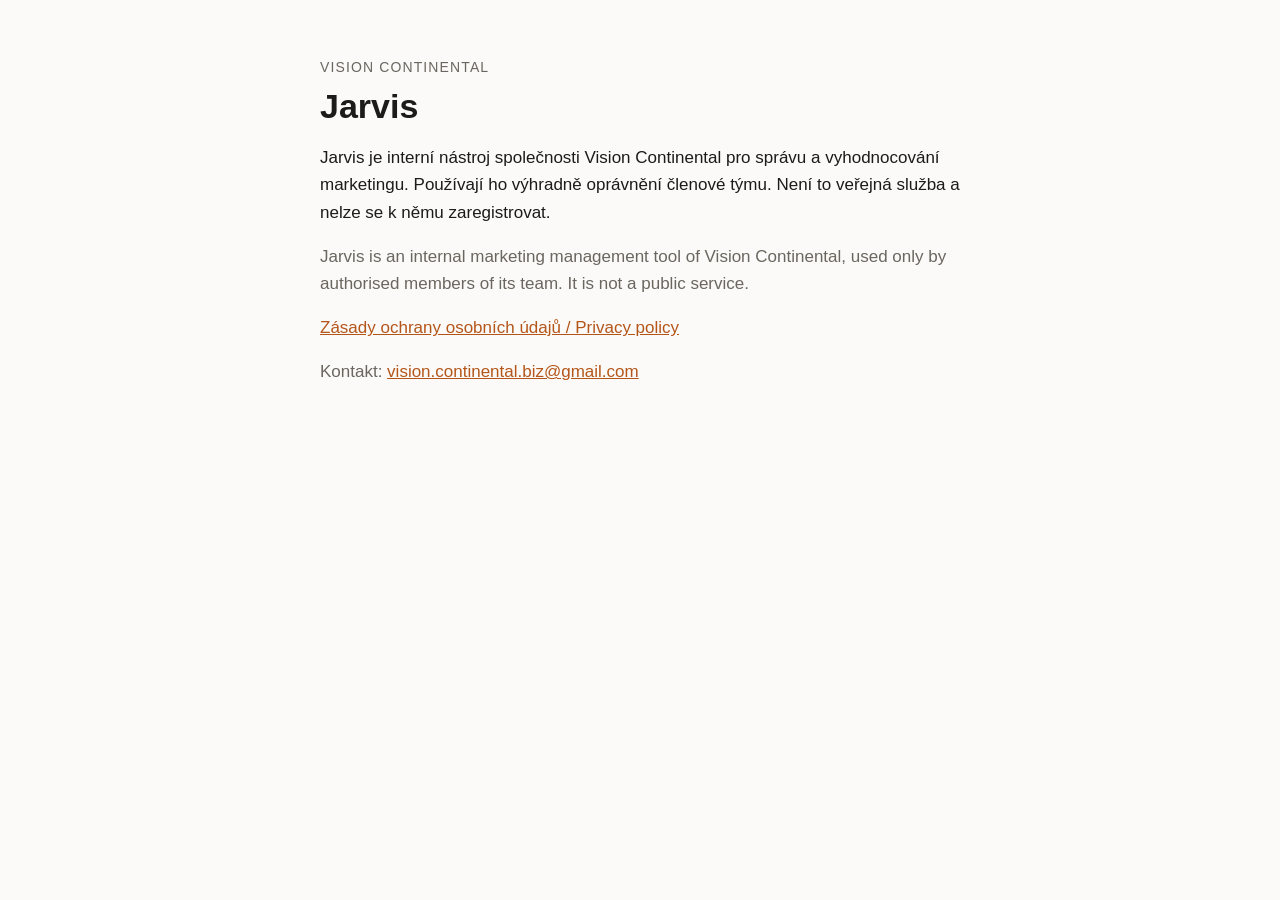
<file: index.html>
<!doctype html>
<html lang="cs">
<head>
<meta charset="utf-8">
<meta name="viewport" content="width=device-width, initial-scale=1">
<meta name="robots" content="noindex, nofollow">
<title>Jarvis — Vision Continental</title>
<link rel="stylesheet" href="style.css">
</head>
<body>
<main>
  <p class="kicker">Vision Continental</p>
  <h1>Jarvis</h1>
  <p>Jarvis je interní nástroj společnosti Vision Continental pro správu a vyhodnocování marketingu.
     Používají ho výhradně oprávnění členové týmu. Není to veřejná služba a nelze se k němu zaregistrovat.</p>
  <p lang="en" class="en">Jarvis is an internal marketing management tool of Vision Continental, used only by authorised
     members of its team. It is not a public service.</p>
  <p><a href="privacy.html">Zásady ochrany osobních údajů / Privacy policy</a></p>
  <p class="contact">Kontakt: <a href="mailto:vision.continental.biz@gmail.com">vision.continental.biz@gmail.com</a></p>
</main>
</body>
</html>
</file>
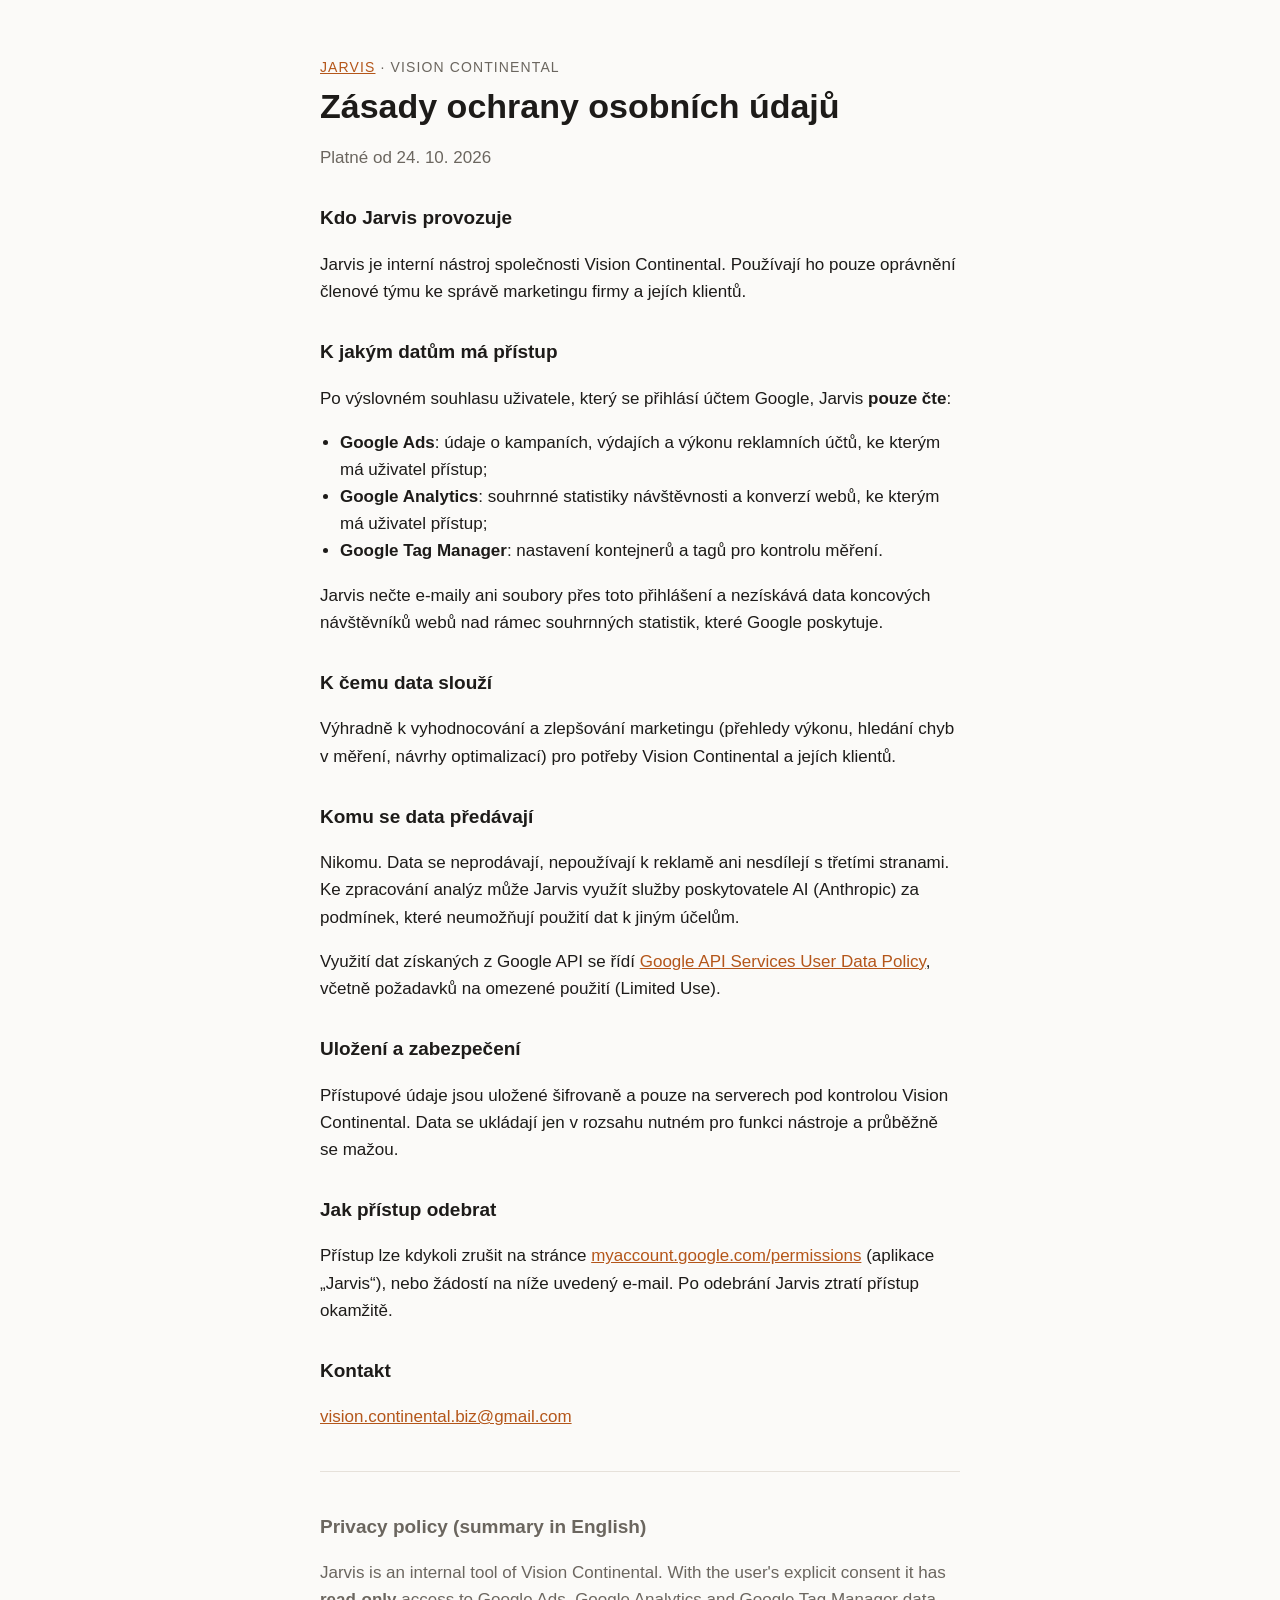
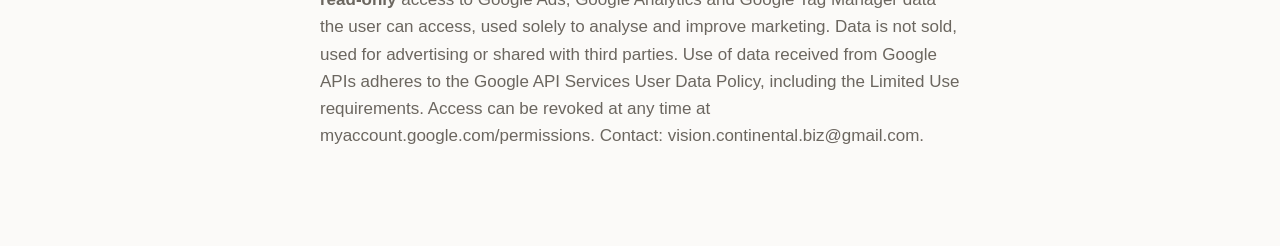
<file: privacy.html>
<!doctype html>
<html lang="cs">
<head>
<meta charset="utf-8">
<meta name="viewport" content="width=device-width, initial-scale=1">
<meta name="robots" content="noindex, nofollow">
<title>Ochrana osobních údajů — Jarvis</title>
<link rel="stylesheet" href="style.css">
</head>
<body>
<main>
  <p class="kicker"><a href="index.html">Jarvis</a> · Vision Continental</p>
  <h1>Zásady ochrany osobních údajů</h1>
  <p class="updated">Platné od 24. 10. 2026</p>

  <h2>Kdo Jarvis provozuje</h2>
  <p>Jarvis je interní nástroj společnosti Vision Continental. Používají ho pouze oprávnění členové týmu
     ke správě marketingu firmy a jejích klientů.</p>

  <h2>K jakým datům má přístup</h2>
  <p>Po výslovném souhlasu uživatele, který se přihlásí účtem Google, Jarvis <strong>pouze čte</strong>:</p>
  <ul>
    <li><strong>Google Ads</strong>: údaje o kampaních, výdajích a výkonu reklamních účtů, ke kterým má uživatel přístup;</li>
    <li><strong>Google Analytics</strong>: souhrnné statistiky návštěvnosti a konverzí webů, ke kterým má uživatel přístup;</li>
    <li><strong>Google Tag Manager</strong>: nastavení kontejnerů a tagů pro kontrolu měření.</li>
  </ul>
  <p>Jarvis nečte e-maily ani soubory přes toto přihlášení a nezískává data koncových návštěvníků webů nad rámec
     souhrnných statistik, které Google poskytuje.</p>

  <h2>K čemu data slouží</h2>
  <p>Výhradně k vyhodnocování a zlepšování marketingu (přehledy výkonu, hledání chyb v měření, návrhy optimalizací)
     pro potřeby Vision Continental a jejích klientů.</p>

  <h2>Komu se data předávají</h2>
  <p>Nikomu. Data se neprodávají, nepoužívají k reklamě ani nesdílejí s třetími stranami. Ke zpracování analýz může
     Jarvis využít služby poskytovatele AI (Anthropic) za podmínek, které neumožňují použití dat k jiným účelům.</p>
  <p>Využití dat získaných z Google API se řídí
     <a href="https://developers.google.com/terms/api-services-user-data-policy" rel="noopener">Google API Services User Data Policy</a>,
     včetně požadavků na omezené použití (Limited Use).</p>

  <h2>Uložení a zabezpečení</h2>
  <p>Přístupové údaje jsou uložené šifrovaně a pouze na serverech pod kontrolou Vision Continental. Data se ukládají
     jen v rozsahu nutném pro funkci nástroje a průběžně se mažou.</p>

  <h2>Jak přístup odebrat</h2>
  <p>Přístup lze kdykoli zrušit na stránce
     <a href="https://myaccount.google.com/permissions" rel="noopener">myaccount.google.com/permissions</a>
     (aplikace „Jarvis“), nebo žádostí na níže uvedený e-mail. Po odebrání Jarvis ztratí přístup okamžitě.</p>

  <h2>Kontakt</h2>
  <p><a href="mailto:vision.continental.biz@gmail.com">vision.continental.biz@gmail.com</a></p>

  <hr>
  <section lang="en" class="en">
    <h2>Privacy policy (summary in English)</h2>
    <p>Jarvis is an internal tool of Vision Continental. With the user's explicit consent it has <strong>read-only</strong>
       access to Google Ads, Google Analytics and Google Tag Manager data the user can access, used solely to analyse and
       improve marketing. Data is not sold, used for advertising or shared with third parties. Use of data received from
       Google APIs adheres to the Google API Services User Data Policy, including the Limited Use requirements.
       Access can be revoked at any time at myaccount.google.com/permissions. Contact: vision.continental.biz@gmail.com.</p>
  </section>
</main>
</body>
</html>
</file>
<file: style.css>
:root { --bg: #fbfaf8; --text: #1d1b19; --muted: #6b665f; --accent: #b4561a; --line: #e6e1da; }
@media (prefers-color-scheme: dark) {
  :root { --bg: #14110e; --text: #ece7e0; --muted: #a39b90; --accent: #f0a050; --line: #2e2923; }
}
* { box-sizing: border-box; }
body { margin: 0; background: var(--bg); color: var(--text);
  font: 17px/1.6 -apple-system, BlinkMacSystemFont, "Segoe UI", Roboto, sans-serif; }
main { max-width: 680px; margin: 0 auto; padding: 56px 20px 80px; }
.kicker { color: var(--muted); font-size: 14px; letter-spacing: .08em; text-transform: uppercase; margin: 0 0 8px; }
h1 { font-size: 34px; line-height: 1.2; margin: 0 0 16px; }
h2 { font-size: 19px; margin: 32px 0 8px; }
.updated, .contact, .en { color: var(--muted); }
a { color: var(--accent); }
hr { border: 0; border-top: 1px solid var(--line); margin: 40px 0; }
ul { padding-left: 20px; }
</file>
